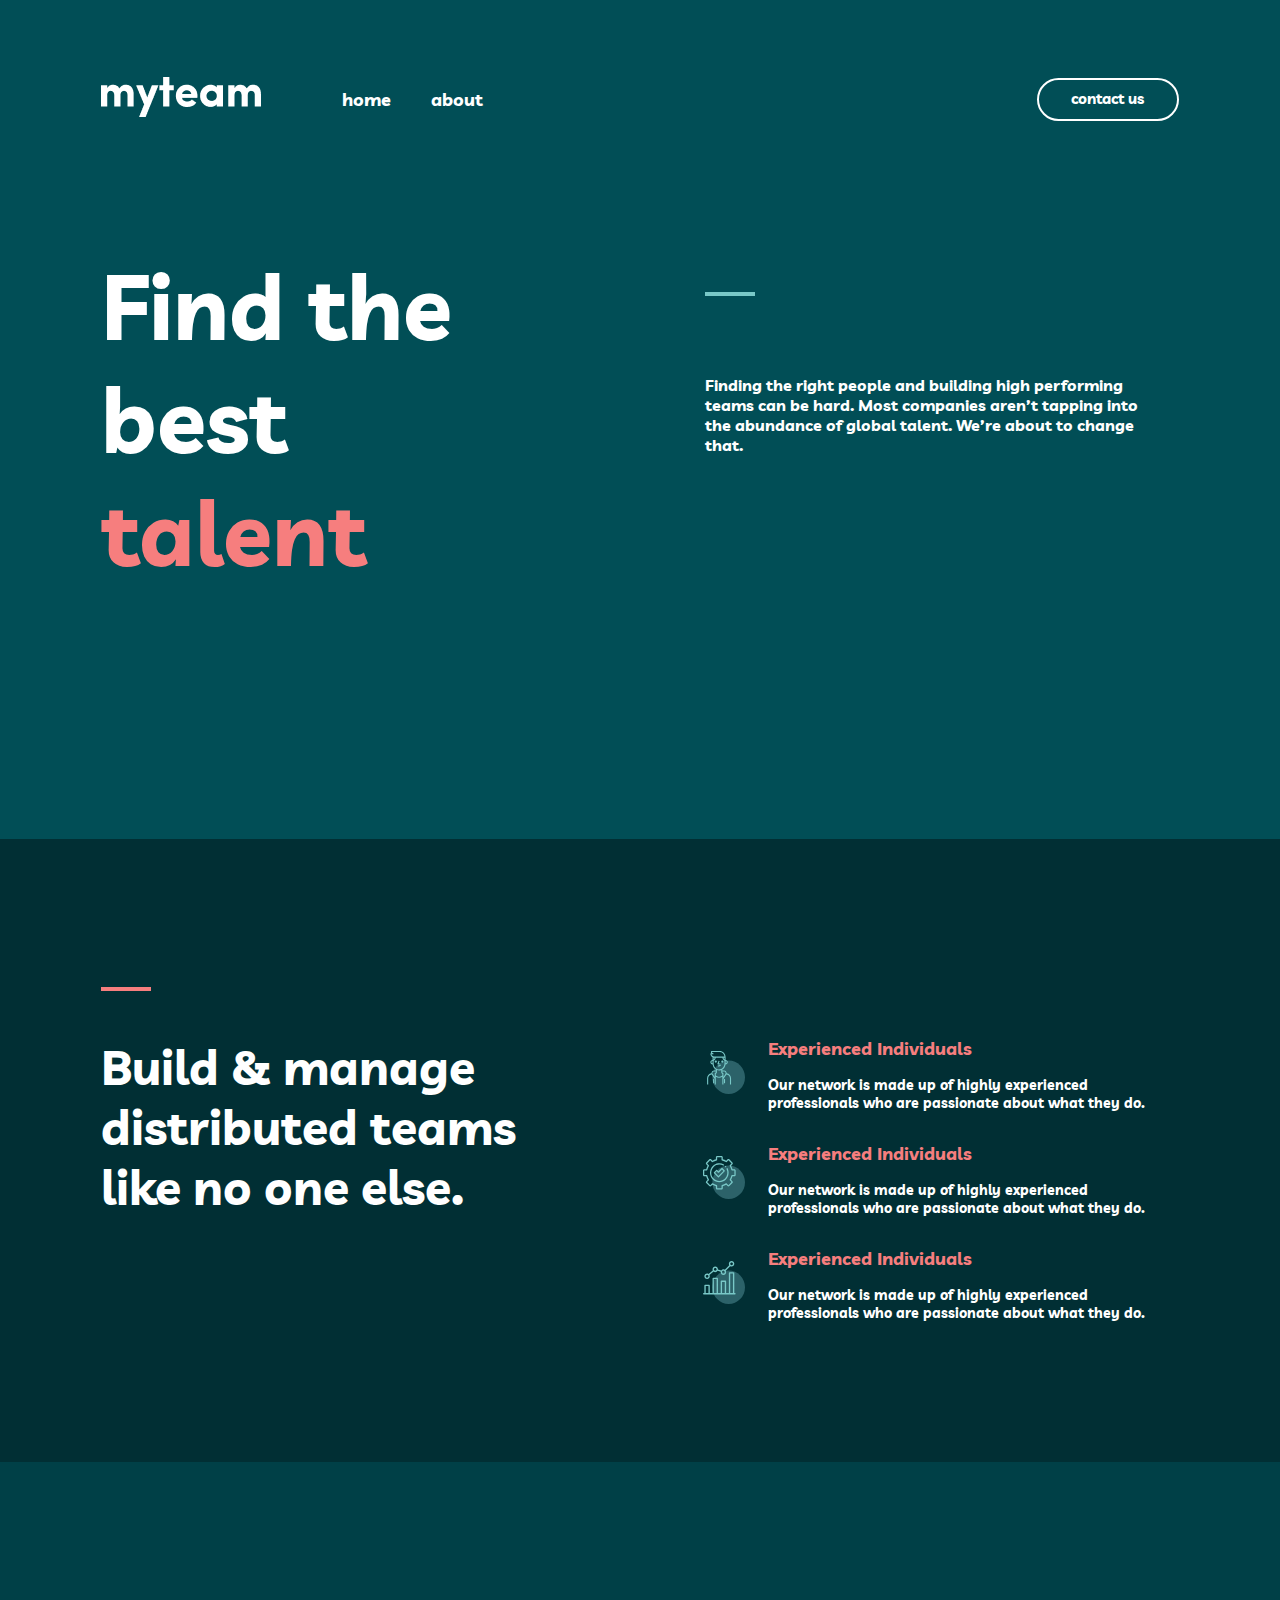
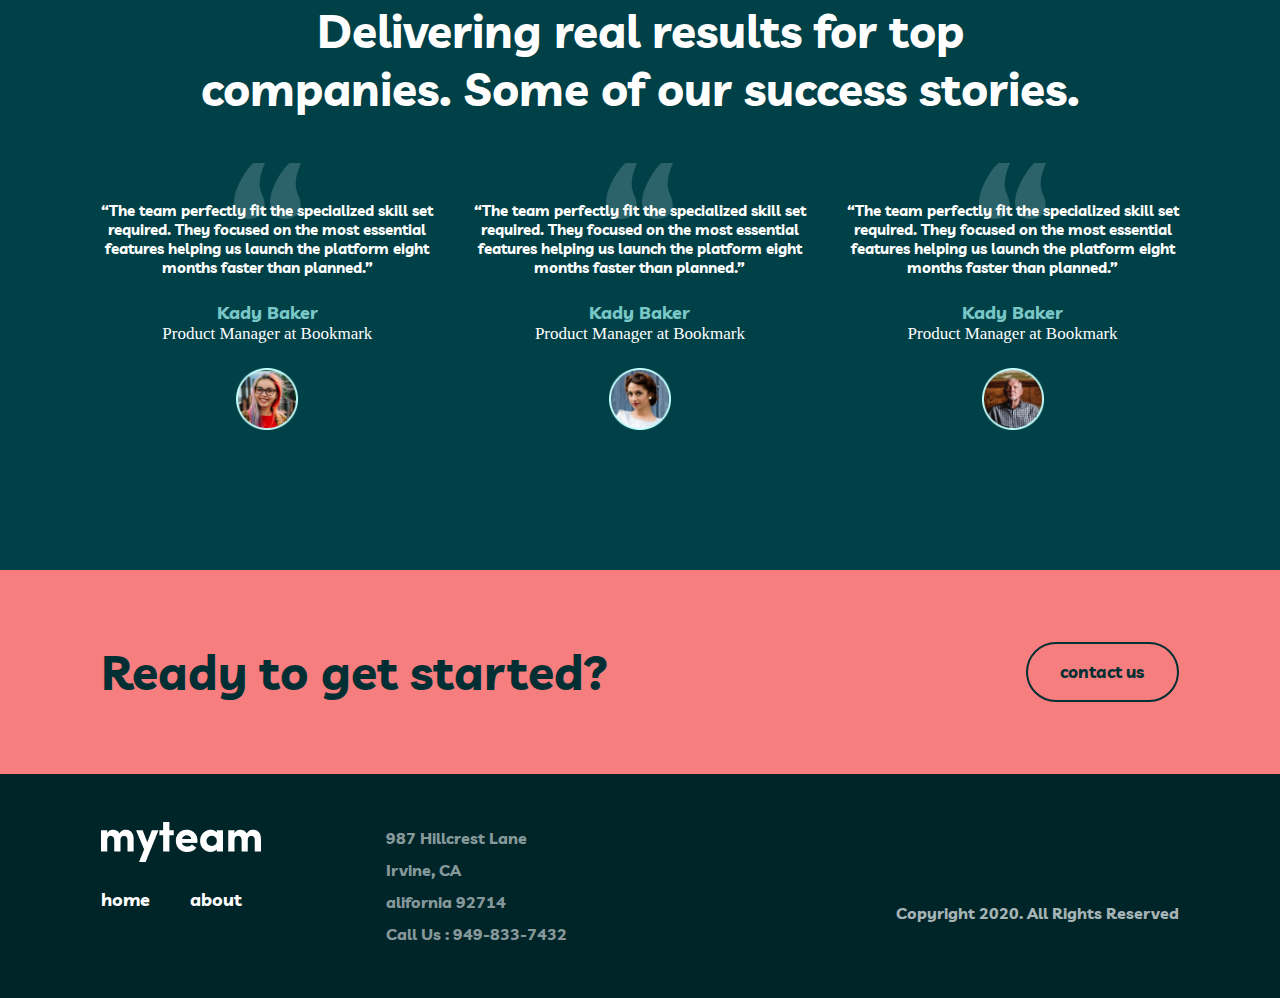
<file: index.html>
<!DOCTYPE html>
<html lang="en">

<head>
    <meta charset="UTF-8">
    <meta name="viewport" content="width=device-width, initial-scale=1.0">
    <title>mateam</title>
    <link rel="stylesheet" href="https://cdnjs.cloudflare.com/ajax/libs/font-awesome/6.5.2/css/all.min.css"
        integrity="sha512-SnH5WK+bZxgPHs44uWIX+LLJAJ9/2PkPKZ5QiAj6Ta86w+fsb2TkcmfRyVX3pBnMFcV7oQPJkl9QevSCWr3W6A=="
        crossorigin="anonymous" referrerpolicy="no-referrer" />
    <link rel="icon" href="./images/navbar__logo.png">
    <link rel="stylesheet" href="./css/main.min.css">
</head>

<body>
    <header class="header">
        <div class="container">
            <nav class="navbar">
                <div class="navbar__logo">
                    <img src="./images/navbar__logo.png" alt="">
                </div>
                <ul class="navbar__collection">
                    <li class="navbar__item"><a href="#"><span>home</span></a></li>
                    <li class="navbar__item activ"><a href="./pages.html"><span>about</span></a></li>
                    <button><a style="font-size: 15px;" href="./contact.html">contact us</a></button>
                </ul>
                <div onclick="toggleShow()" class="navbar__menu">
                    <i class="fa-solid fa-bars"></i>
                </div>
            </nav>
        </div>
    </header>
    <main>
        <section class="hero" id="hero">
            <div class="container">

                <div class="hero__wrapper">
                    <div class="hero__box">
                        <p class="hero__item">Find the best <span>talent</span></p>
                    </div>
                    <div style="margin-top: 125px;" class="hero__box">
                        <p class="hero__desc">
                            Finding the right people and building high performing teams can be hard. Most companies
                            aren’t tapping into the abundance of global talent. We’re about to change that.
                        </p>
                    </div>
                </div>
            </div>
        </section>
        <section class="build" id="build">
            <div class="container">
                <div class="build__wrapper">
                    <div class="build__box">
                        <b>Build & manage distributed teams like no one else.</b>
                    </div>
                    <div class="build__content">
                        <div class="build__block">

                            <div class="build__foto">
                                <img src="./images/Group 11.svg" alt="">
                            </div>
                            <div class="build__text">
                                <p class="build__title">Experienced Individuals</p>
                                <p class="build__item">Our network is made up of highly experienced professionals who
                                    are passionate about what they do.</p>
                            </div>
                        </div>
                        <div class="build__block">

                            <div class="build__foto">
                                <img src="./images/Group 12.svg" alt="">
                            </div>
                            <div class="build__text">
                                <p class="build__title">Experienced Individuals</p>
                                <p class="build__item">Our network is made up of highly experienced professionals who
                                    are passionate about what they do.</p>
                            </div>
                        </div>
                        <div class="build__block">

                            <div class="build__foto">
                                <img src="./images/Group 13.svg" alt="">
                            </div>
                            <div class="build__text">
                                <p class="build__title">Experienced Individuals</p>
                                <p class="build__item">Our network is made up of highly experienced professionals who
                                    are passionate about what they do.</p>
                            </div>
                        </div>


                    </div>
                </div>
            </div>
        </section>
        <section class="delivering" id="delivering">
            <div class="container">
                <b class="delivering__desc">Delivering real results for top companies. Some of our success stories.</b>
                <div class="delivering__wrapper">
                    <div class="delivering__box">
                        <div class="delivering__foto">
                            <img src="./images/“.svg" alt="">
                        </div>
                        <div class="delivering__collection">
                            <p> “The team perfectly fit the specialized skill set required. They focused on the most
                                essential features helping us launch the platform eight months faster than planned.”</p>
                        </div>
                        <div class="delivering__tittle">
                            <b>Kady Baker</b>
                            <p>Product Manager at Bookmark</p>
                        </div>
                        <div class="delivering__img">
                            <img src="./images/Oval@2x.png" alt="">
                        </div>
                    </div>
                    <div class="delivering__box">
                        <div class="delivering__foto">
                            <img src="./images/“.svg" alt="">
                        </div>
                        <div class="delivering__collection">
                            <p> “The team perfectly fit the specialized skill set required. They focused on the most
                                essential features helping us launch the platform eight months faster than planned.”</p>
                        </div>
                        <div class="delivering__tittle">
                            <b>Kady Baker</b>
                            <p>Product Manager at Bookmark</p>
                        </div>
                        <div class="delivering__img">
                            <img src="./images/Oval Copy 5.png" alt="">
                        </div>
                    </div>
                    <div class="delivering__box">
                        <div class="delivering__foto">
                            <img src="./images/“.svg" alt="">
                        </div>
                        <div class="delivering__collection">
                            <p> “The team perfectly fit the specialized skill set required. They focused on the most
                                essential features helping us launch the platform eight months faster than planned.”</p>
                        </div>
                        <div class="delivering__tittle">
                            <b>Kady Baker</b>
                            <p>Product Manager at Bookmark</p>
                        </div>
                        <div class="delivering__img">
                            <img src="./images/Oval Copy 6.png" alt="">
                        </div>
                    </div>
                </div>
            </div>
        </section>
        <section class="ready" id="ready">
            <div class="container">
                <div class="ready__wrapper">
                    <p>Ready to get started?</p>
                    <button>contact us</button>

                </div>
            </div>
        </section>
    </main>
    <footer class="footer" id="footer">
        <div class="container">
            <div class="footer__wrapper">
                <div class="footer__content">

                    <div class="footer__logo">
                        <img src="./images/navbar__logo.png" alt="">
                        <ul class="footer__collection">
                            <li class="footer__item"><a href="#"><span>home</span></a></li>
                            <li class="footer__item"><a href="#"><span>about</span></a></li>
                        </ul>
                    </div>
                    <ul class="collection">
                        <li class="item">
                            <a href="#"><span>987 Hillcrest Lane</span></a>
                        </li>
                        <li class="item">
                            <a href="#"><span>Irvine, CA</span></a>
                        </li>
                        <li class="item">
                            <a href="#"><span>alifornia 92714</span></a>
                        </li>
                        <li class="item">
                            <a href="#"><span>Call Us : 949-833-7432</span></a>
                        </li>
                    </ul>
                </div>
                <div class="footer__box">
                    <div class="footer__icon">
                        <i class="fa-brands fa-facebook"></i>
                        <i class="fa-brands fa-instagram"></i>
                        <i class="fa-brands fa-twitter"></i>
                    </div>
                    <p>Copyright 2020. All Rights Reserved</p>
                </div>
            </div>
        </div>
    </footer>
    <script src="./js/app.js"></script>
</body>

</html>
</file>
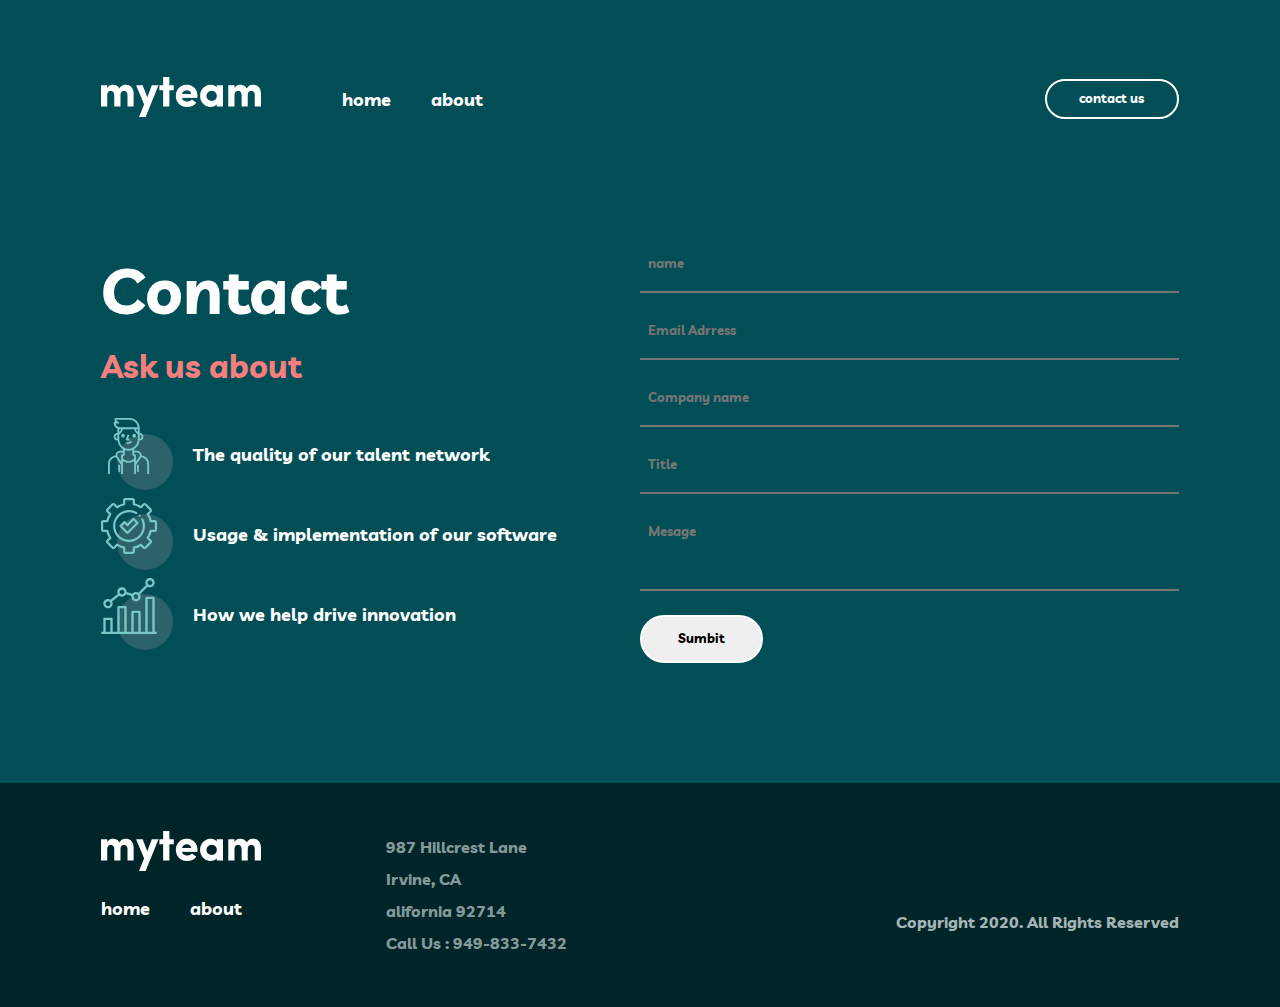
<file: contact.html>
<!DOCTYPE html>
<html lang="en">

<head>
    <meta charset="UTF-8">
    <meta name="viewport" content="width=device-width, initial-scale=1.0">
    <title>mateam</title>
    <link rel="stylesheet" href="https://cdnjs.cloudflare.com/ajax/libs/font-awesome/6.5.2/css/all.min.css"
        integrity="sha512-SnH5WK+bZxgPHs44uWIX+LLJAJ9/2PkPKZ5QiAj6Ta86w+fsb2TkcmfRyVX3pBnMFcV7oQPJkl9QevSCWr3W6A=="
        crossorigin="anonymous" referrerpolicy="no-referrer" />
    <link rel="icon" href="./images/navbar__logo.png">
    <link rel="stylesheet" href="./css/main.min.css">
</head>

<body>
    <header class="header">
        <div class="container">
            <nav class="navbar">
                <div class="navbar__logo">
                    <img src="./images/navbar__logo.png" alt="">
                </div>
                <ul class="navbar__collection">
                    <li class="navbar__item"><a href="./index.html"><span>home</span></a></li>
                    <li style="flex: 1;" class="navbar__item"><a href="./pages.html"><span>about</span></a></li>
                    <button>contact us</button>
                </ul>
                <div onclick="toggleShow()" class="navbar__menu">
                    <i class="fa-solid fa-bars"></i>
                </div>
            </nav>
        </div>
    </header>
    <main>
        <section class="contact" id="contact">
            <div class="container">
                <div class="contact__wrapper">
                    <div class="contact__box">
                        <b>Contact</b>
                        <p class="contact__desc">Ask us about</p>
                        <div class="contact__foto">
                            <img src="./images/Group 11.svg" alt="">
                            <p>The quality of our talent network</p>
                        </div>
                        <div class="contact__foto">
                            <img src="./images/Group 12.svg" alt="">
                            <p>Usage & implementation of our software</p>
                        </div>
                        <div class="contact__foto">
                            <img src="./images/Group 13.svg" alt="">
                            <p>How we help drive innovation</p>
                        </div>
                    </div>
                    <div class="contact__inp">
                        <form action="">
                            <input required placeholder="name" type="text">
                            <input required placeholder="Email Adrress" type="text">
                            <input required placeholder="Company name" type="text">
                            <input required placeholder="Title" type="text">
                            <input style="padding-bottom: 50px;" required placeholder="Mesage" type="text">
                            <button>Sumbit</button>
                        </form>
                    </div>
                </div>
            </div>
        </section>
    </main>
    <footer class="footer" id="footer">
        <div class="container">
            <div class="footer__wrapper">
                <div class="footer__content">

                    <div class="footer__logo">
                        <img src="./images/navbar__logo.png" alt="">
                        <ul class="footer__collection">
                            <li class="footer__item"><a href="#"><span>home</span></a></li>
                            <li class="footer__item"><a href="#"><span>about</span></a></li>
                        </ul>
                    </div>
                    <ul class="collection">
                        <li class="item">
                            <a href="#"><span>987 Hillcrest Lane</span></a>
                        </li>
                        <li class="item">
                            <a href="#"><span>Irvine, CA</span></a>
                        </li>
                        <li class="item">
                            <a href="#"><span>alifornia 92714</span></a>
                        </li>
                        <li class="item">
                            <a href="#"><span>Call Us : 949-833-7432</span></a>
                        </li>
                    </ul>
                </div>
                <div class="footer__box">
                    <div class="footer__icon">
                        <i class="fa-brands fa-facebook"></i>
                        <i class="fa-brands fa-instagram"></i>
                        <i class="fa-brands fa-twitter"></i>
                    </div>
                    <p>Copyright 2020. All Rights Reserved</p>
                </div>
            </div>
        </div>
    </footer>
    <script src="./js/app.js"></script>
</body>

</html>
</file>
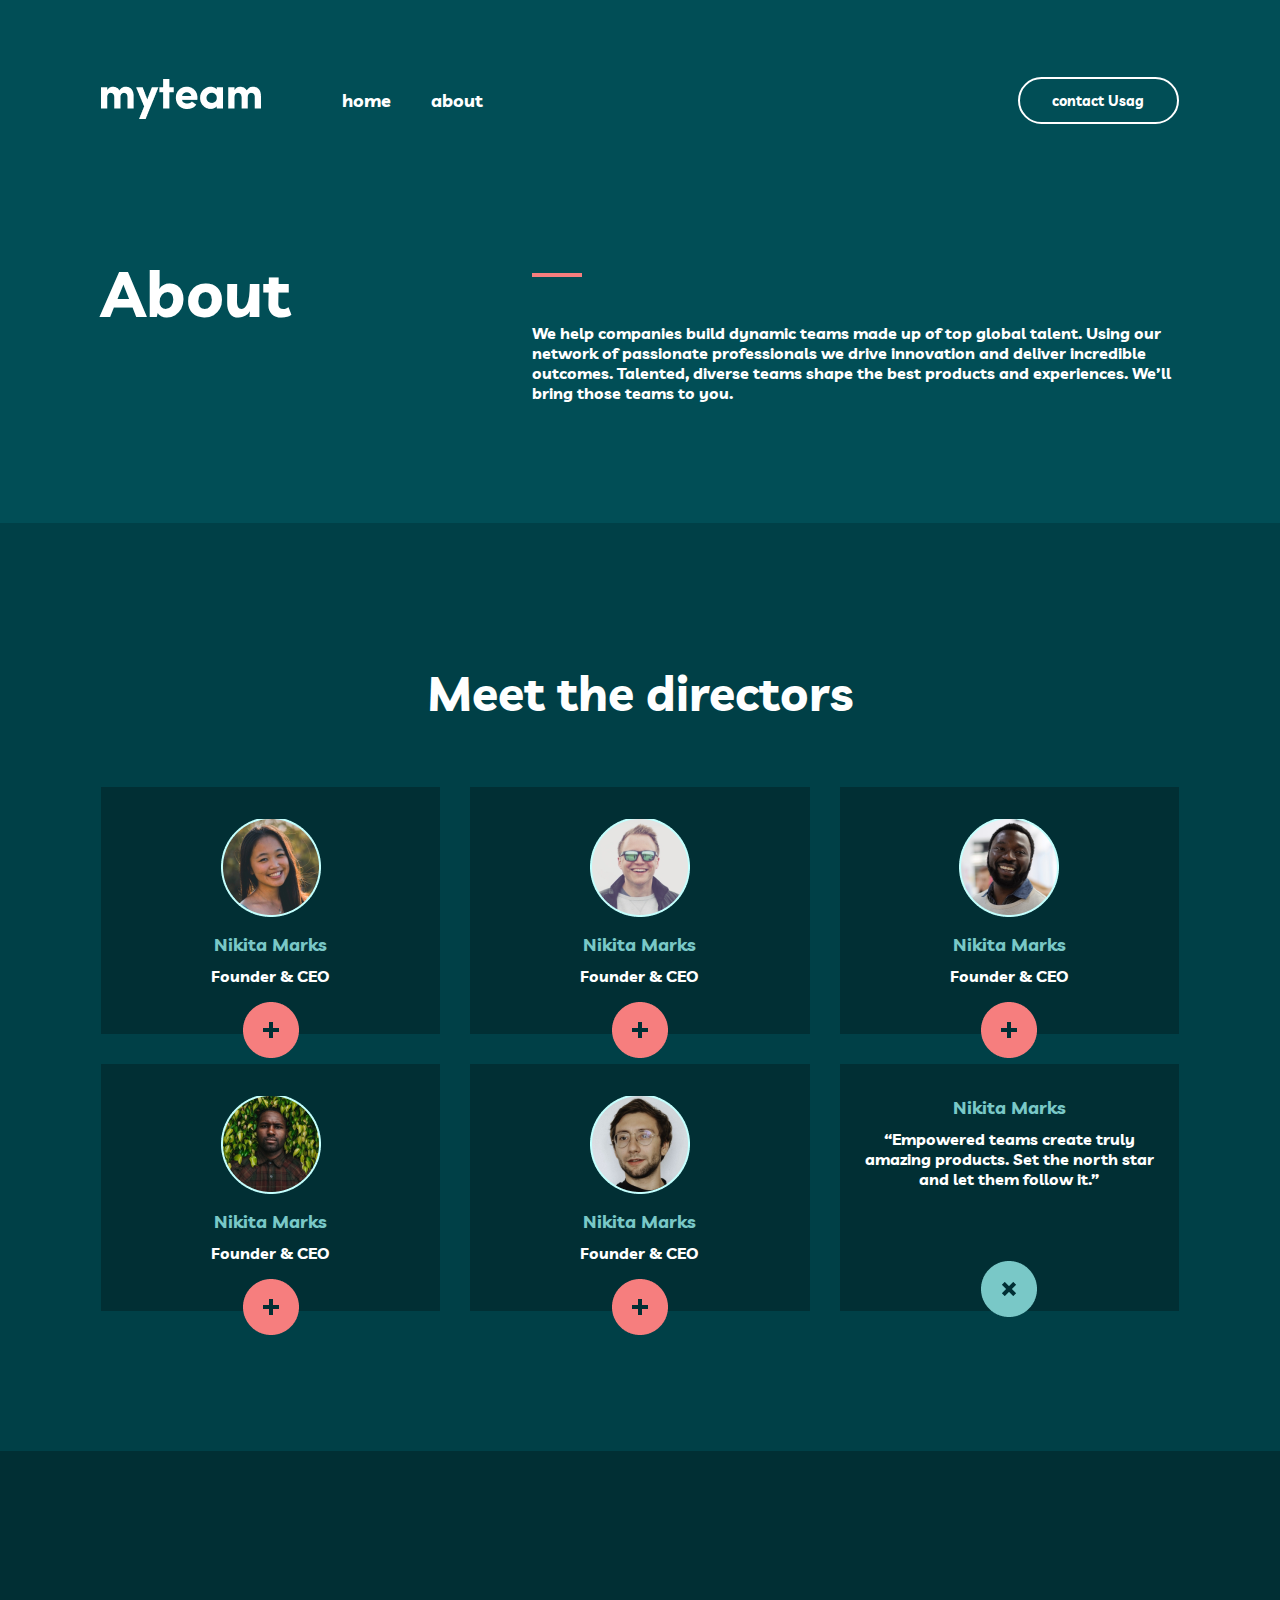
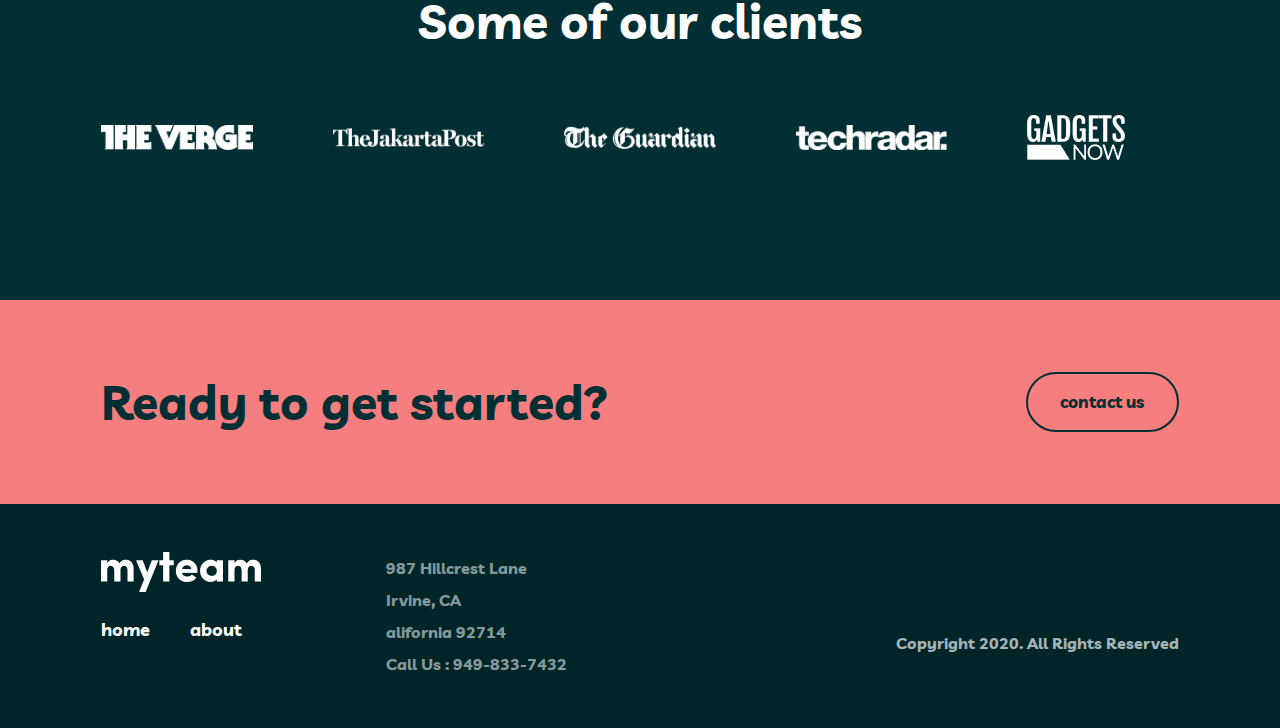
<file: pages.html>
<!DOCTYPE html>
<html lang="en">

<head>
    <meta charset="UTF-8">
    <meta name="viewport" content="width=device-width, initial-scale=1.0">
    <title>mateam</title>
    <link rel="stylesheet" href="https://cdnjs.cloudflare.com/ajax/libs/font-awesome/6.5.2/css/all.min.css"
        integrity="sha512-SnH5WK+bZxgPHs44uWIX+LLJAJ9/2PkPKZ5QiAj6Ta86w+fsb2TkcmfRyVX3pBnMFcV7oQPJkl9QevSCWr3W6A=="
        crossorigin="anonymous" referrerpolicy="no-referrer" />
    <link rel="icon" href="./images/navbar__logo.png">
    <link rel="stylesheet" href="./css/main.min.css">
</head>

<body>
    <header class="header">
        <div class="container">
            <nav class="navbar">
                <div class="navbar__logo">
                    <img src="./images/navbar__logo.png" alt="">
                </div>
                <ul class="navbar__collection">
                    <li class="navbar__item"><a href="./index.html"><span>home</span></a></li>
                    <li style="flex: 1;" class="navbar__item"><a href="#"><span>about</span></a></li>
                    <button><a href="./contact.html"><span style="font-size: 14px;
                    font-weight: 200;">contact Usag</span></a> </button>
                </ul>
                <div onclick="toggleShow()" class="navbar__menu">
                    <i class="fa-solid fa-bars"></i>
                </div>
            </nav>
        </div>
    </header>
    <main>
        <section class="about" id="about">
            <div class="container">
                <div class="about__wrapper">
                    <div class="about__box">
                        <b>About</b>
                    </div>
                    <div class="about__content">
                        <p>We help companies build dynamic teams made up of top global talent. Using our network of
                            passionate professionals we drive innovation and deliver incredible outcomes. Talented,
                            diverse teams shape the best products and experiences. We’ll bring those teams to you.</p>
                    </div>
                </div>
            </div>
        </section>
        <section class="meet" id="meet">
            <div class="container">
                <b class="meet__desc">Meet the directors</b>
                <div class="meet__wrapper">
                    <div class="meet__box">
                        <div class="meet__foto">
                            <img class="meet__logo" src="./images/Oval.png" alt="">
                            <div class="meet__theme">

                                <b>Nikita Marks</b>
                                <p>Founder & CEO</p>

                            </div>
                            <img class="meet__img" src="./images/Group 13 (3).png" alt="">
                        </div>

                    </div>
                    <div class="meet__box">
                        <div class="meet__foto">
                            <img class="meet__logo" src="./images/Oval (1).png" alt="">
                            <div class="meet__theme">

                                <b>Nikita Marks</b>
                                <p>Founder & CEO</p>

                            </div>
                            <img class="meet__img" src="./images/Group 13 (3).png" alt="">
                        </div>

                    </div>
                    <div class="meet__box">
                        <div class="meet__foto">
                            <img class="meet__logo" src="./images/Oval (2).png" alt="">
                            <div class="meet__theme">

                                <b>Nikita Marks</b>
                                <p>Founder & CEO</p>

                            </div>
                            <img class="meet__img" src="./images/Group 13 (3).png" alt="">
                        </div>

                    </div>
                    <div class="meet__box">
                        <div class="meet__foto">
                            <img class="meet__logo" src="./images/Oval (3).png" alt="">
                            <div class="meet__theme">

                                <b>Nikita Marks</b>
                                <p>Founder & CEO</p>

                            </div>
                            <img class="meet__img" src="./images/Group 13 (3).png" alt="">
                        </div>

                    </div>
                    <div class="meet__box">
                        <div class="meet__foto">
                            <img class="meet__logo" src="./images/Oval (4).png" alt="">
                            <div class="meet__theme">

                                <b>Nikita Marks</b>
                                <p>Founder & CEO</p>

                            </div>
                            <img class="meet__img" src="./images/Group 13 (3).png" alt="">
                        </div>

                    </div>
                    <div class="meet__box">
                        <div class="meet__foto">
                            <div class="meet__theme">

                                <b>Nikita Marks</b>
                                <p>“Empowered teams create truly amazing products. Set the north star and let them follow it.”</p>

                            </div>
                            <div class="meet__icon">
                                <i class="fa-brands fa-twitter"></i>
                                <i class="fa-brands fa-linkedin"></i>

                            </div>
                            <img class="meet__img" src="./images/Group 13 (2).png" alt="">
                        </div>

                    </div>

                </div>

            </div>
        </section>
        <section class="some" id="some">
            <div class="container">
                <b>Some of our clients</b>
                <div class="some__wrapper">
                    <img src="./images/\/Object.png" alt="">
                    <img src="./images/jakarta (1).png" alt="">
                    <img src="./images/Object (1).png" alt="">
                    <img src="./images/Object (2).png" alt="">
                    <img src="./images/gadgets-now.png" alt="">
                </div>
            </div>
        </section>
        <section class="ready" id="ready">
            <div class="container">
                <div class="ready__wrapper">
                    <p>Ready to get started?</p>
                    <button>contact us</button>

                </div>
            </div>
        </section>
    </main>

    <footer class="footer" id="footer">
        <div class="container">
            <div class="footer__wrapper">
                <div class="footer__content">

                    <div class="footer__logo">
                        <img src="./images/navbar__logo.png" alt="">
                        <ul class="footer__collection">
                            <li class="footer__item"><a href="#"><span>home</span></a></li>
                            <li class="footer__item"><a href="#"><span>about</span></a></li>
                        </ul>
                    </div>
                    <ul class="collection">
                        <li class="item">
                            <a href="#"><span>987 Hillcrest Lane</span></a>
                        </li>
                        <li class="item">
                            <a href="#"><span>Irvine, CA</span></a>
                        </li>
                        <li class="item">
                            <a href="#"><span>alifornia 92714</span></a>
                        </li>
                        <li class="item">
                            <a href="#"><span>Call Us : 949-833-7432</span></a>
                        </li>
                    </ul>
                </div>
                <div class="footer__box">
                    <div class="footer__icon">
                        <i class="fa-brands fa-facebook"></i>
                        <i class="fa-brands fa-instagram"></i>
                        <i class="fa-brands fa-twitter"></i>
                    </div>
                    <p>Copyright 2020. All Rights Reserved</p>
                </div>
            </div>
        </div>
    </footer>
    <script src="./js/app.js"></script>
</body>

</html>
</file>
<file: css/main.min.css>
@font-face{font-family:livvic;src:url(../fonts/Livvic-Bold.woff)}*{margin:0;padding:0;box-sizing:border-box;font-family:livvic}.container{max-width:1110px;width:100%;margin:0 auto;padding:0 16px}.container__small{max-width:1120px;width:100%;margin:0 auto;padding:0 16px}a{color:inherit;text-decoration:inherit}li{list-style:none}input{outline:none}img{max-width:100%}.header{width:100%;background:#014e56;padding-top:77px;padding-bottom:129px}.navbar{display:flex;gap:80.5px;align-items:center}.navbar__collection{display:flex;gap:40px;align-items:center;flex:1}.navbar__collection button{padding:9px 33px 11px 32px;border:2px solid #fff;outline:none;font-weight:300;border-radius:100px;background:rgba(0,0,0,0);color:#fff;font-weight:300;cursor:pointer}.navbar__collection button a{font-size:18px;font-weight:600}.navbar__collection button:hover{background:rgba(0,0,0,.6117647059)}.navbar .activ{flex:1}.navbar .show{left:0}.navbar__item{color:#fff;font-weight:300;font-size:18px}.navbar__menu{color:#fff;padding-right:5px;display:none}@media(max-width: 800px){.navbar{display:flex;justify-content:space-between}.navbar__collection{position:fixed;top:0;left:-350px;width:350px;background:#2c6269;color:#000;height:100vh;flex-direction:column;padding:30px;transition:.5s;z-index:11}.navbar__collection button{padding:9px 24px;font-size:13px}.navbar .activ{flex:none}.navbar__menu{display:block}}@media(max-width: 450px){.navbar__collection{width:60%}.navbar .activ{flex:none}}.hero{background:#014e56;padding-bottom:250px}.hero__wrapper{display:flex;gap:129px}.hero__box{width:calc(50% - 63px)}.hero__item{font-size:90px;max-width:529px;font-weight:700;color:#fff}.hero__item span{color:#f67e7e}.hero__desc{font-size:16px;font-weight:600;color:#fff;max-width:445px}.hero__desc::before{content:"";position:absolute;width:50px;height:4px;background:#79c8c7;margin-top:-83px}@media(max-width: 1150px){.hero__item{font-size:70px}}@media(max-width: 900px){.hero__wrapper{display:flex;flex-direction:column;gap:24px}.hero__box{width:100%}.hero__item{text-align:center;margin:auto;font-size:64px}.hero__desc{margin:auto;text-align:center}}@media(max-width: 415px){.hero__item{max-width:327px;font-size:40px}.hero__desc{font-size:15px}}.build{background:#012f34;padding-bottom:140px}.build__wrapper{display:flex;gap:125px}.build__box{padding-top:198px;width:calc(50% - 62.5px)}.build__box b{font-size:48px;font-weight:600;max-width:440px;color:#fff}.build__box b::before{content:"";position:absolute;width:50px;height:4px;background:#f67e7e;margin-top:-50px}.build__content{display:flex;flex-direction:column;gap:30px;padding-top:198px;width:calc(50% - 62.5px)}.build__block{display:flex;align-items:center;justify-content:center;gap:23px}.build__text{display:flex;flex-direction:column;gap:16px}.build__title{font-size:18px;font-weight:500;color:#f67e7e}.build__item{font-size:14px;color:#fff;font-weight:500;cursor:pointer}@media(max-width: 990px){.build__wrapper{display:flex;flex-direction:column;gap:30px}.build__box{width:100%;max-width:445px;text-align:center;margin:auto}.build__box b{font-size:30px}.build__content{width:100%;padding-top:40px;margin:auto}}@media(max-width: 450px){.build__block{display:flex;flex-direction:column;gap:38px}.build__title{text-align:center}.build__item{text-align:center}}.delivering{background:#004047;padding-top:140px;padding-bottom:140px}.delivering__desc{font-size:46px;text-align:center;font-weight:500;display:flex;margin:auto;color:#fff;max-width:900px;margin-bottom:45px}.delivering__wrapper{display:flex;gap:40px}.delivering__box{width:calc(33.33% - 26.66px);display:flex;flex-direction:column;gap:24px;align-items:center;justify-content:center}.delivering__collection{font-size:15px;color:#fff;font-weight:400;text-align:center;margin-top:-46px}.delivering__tittle b{display:flex;align-items:center;justify-content:center;font-size:18px;color:#79c8c7;font-weight:400}.delivering__tittle p{font-size:17px;font-family:cursive;font-weight:500;color:#fff}.delivering__img{width:62px;height:62px}@media(max-width: 990px){.delivering__desc{font-size:36px}.delivering__wrapper{display:flex;flex-direction:column;gap:48px}.delivering__box{width:100%}}.ready{background:#f67e7e;padding-top:72px;padding-bottom:72px}.ready__wrapper{display:flex;justify-content:space-between}.ready__wrapper p{font-size:48px;color:#012f34;font-weight:600}.ready__wrapper button{padding:9px 33px 11px 32px;border:2px solid #fff;outline:none;font-weight:300;border-radius:100px;background:rgba(0,0,0,0);padding:9px 33px 11px 32px;font-size:17px;color:#012f34;border:2px solid #012f34}.ready__wrapper button a{font-size:18px;font-weight:600}.ready__wrapper button:hover{cursor:pointer;background:#012f34;color:#fff}@media(max-width: 800px){.ready p{font-size:30px}}@media(max-width: 550px){.ready__wrapper{display:flex;flex-direction:column;gap:33px;align-items:center;justify-content:center}.ready button{padding:8px 25px;width:153px;height:48px}}.footer{background:#002529;padding:48px 0 48px 0}.footer__wrapper{display:flex}.footer__content{display:flex;gap:125px;width:50%;flex:1}.footer__collection{display:flex;gap:40px}.footer__item{font-size:18px;color:#fff;font-weight:400;margin-top:22px}.footer .collection{line-height:2;color:rgba(255,255,255,.5490196078);font-weight:400;cursor:pointer}.footer__box p{font-size:16px;margin-top:30px;color:rgba(255,255,255,.6705882353);cursor:pointer;font-weight:200}.footer__icon{display:flex;align-items:end;justify-content:end;gap:8px}.footer__icon i{color:#fff;margin-bottom:51px}@media(max-width: 850px){.footer__wrapper{display:flex;width:100%;flex-direction:column}.footer__content{width:100%;display:flex;justify-content:space-between}.footer__box p{display:flex;justify-content:end;margin-top:0}.footer__icon{display:flex;align-items:start;justify-content:start}.footer__icon i{margin-bottom:0}}@media(max-width: 500px){.footer .item{display:flex;flex-direction:column;align-items:center;justify-content:center}.footer__content{display:flex;flex-direction:column;gap:15px;align-items:center;justify-content:center}.footer__box p{display:flex;align-items:center;justify-content:center;text-align:center;margin-top:10px}.footer__icon{display:flex;gap:10px;justify-content:center;margin-top:15px}}.about{background:#014e56;padding-bottom:120px}.about__wrapper{display:flex}.about__box{width:40%}.about__box b{font-size:64px;color:#fff;font-weight:600}.about__content{width:60%;padding-top:70px}.about__content p{font-size:16px;color:#fff;cursor:pointer;font-weight:400}.about__content p::before{content:"";position:absolute;width:50px;height:4px;background:#f67e7e;margin-top:-50px}@media(max-width: 750px){.about__wrapper{display:flex;flex-direction:column;gap:24px;align-items:center;justify-content:center}.about__box{width:100%}.about__box b{display:flex;align-items:center;justify-content:center}.about__content{width:100}.about__content p{text-align:center}}.meet{background:#004047;padding-top:140px;padding-bottom:140px}.meet__desc{font-size:48px;display:flex;align-items:center;justify-content:center;color:#fff;margin-bottom:64px}.meet__wrapper{display:grid;gap:30px;grid-template-columns:repeat(3, 1fr)}.meet__box{padding:32px 24px 56px 24px;background:#012f34}.meet__foto{display:flex;flex-direction:column;gap:16px;align-items:center;justify-content:center}.meet__theme b{display:flex;justify-content:center;font-size:18px;font-weight:400;color:#79c8c7;cursor:pointer;margin-bottom:10px}.meet__theme p{text-align:center;font-size:16px;font-weight:300;color:#fff}.meet__img{margin-bottom:-80px;cursor:pointer}.meet__icon{display:flex;gap:10px}.meet__icon i{color:#fff;margin-bottom:40px}.meet__item{margin-bottom:-80px}@media(max-width: 990px){.meet__wrapper{display:grid;gap:30px;grid-template-columns:repeat(2, 1fr)}}@media(max-width: 680px){.meet__desc{font-size:36px}.meet__wrapper{display:grid;gap:30px;grid-template-columns:repeat(1, 1fr)}}.some{background:#012f34;padding-top:140px;padding-bottom:140px}.some b{font-size:48px;display:flex;justify-content:center;color:#fff;font-weight:500;margin-bottom:64px}.some__wrapper{display:grid;align-items:center;justify-content:center;gap:80px;grid-template-columns:repeat(5, 1fr)}@media(max-width: 1000px){.some__wrapper{display:grid;grid-template-columns:repeat(4, 1fr)}}@media(max-width: 790px){.some__wrapper{display:grid;grid-template-columns:repeat(3, 1fr)}}@media(max-width: 600px){.some__wrapper{display:grid;grid-template-columns:repeat(2, 1fr)}}@media(max-width: 450px){.some b{font-size:36px}.some__wrapper{display:grid;gap:70px;grid-template-columns:repeat(1, 1fr)}.some__wrapper img{display:flex;margin:auto}}.contact{background:#014e56;padding-bottom:120px}.contact__wrapper{display:flex}.contact__box{width:50%;display:flex;flex-direction:column}.contact__box b{font-size:64px;color:#fff;font-weight:600;cursor:pointer;margin-bottom:16px}.contact__desc{font-size:32px;color:#f67e7e;margin-bottom:32px}.contact__foto{display:flex;align-items:center;margin-bottom:8px;gap:20px}.contact__foto p{font-size:18px;color:#fff}.contact__inp{width:50%;display:flex;flex-direction:column}.contact form{display:flex;flex-direction:column;gap:24px}.contact form input{padding-left:8px;padding-bottom:20px;padding-top:5px;border-top:none;border-left:none;border-right:none;outline:none;background:rgba(0,0,0,0);color:rgba(255,255,255,.5882352941)}.contact form button{padding:9px 32px 11px 32px;border:2px solid #fff;border-radius:110px;cursor:pointer;width:123px;height:48px}.contact form button:hover{background:#012f34;color:#fff}@media(max-width: 990px){.contact__wrapper{display:flex;flex-direction:column;gap:20px}.contact__box{width:100%;display:flex;flex-direction:column;align-items:center;justify-content:center}.contact__inp input{width:400px}}@media(max-width: 450px){.contact__inp{display:flex;flex-direction:column}.contact__inp input{width:325px}}/*# sourceMappingURL=main.min.css.map */
</file>
